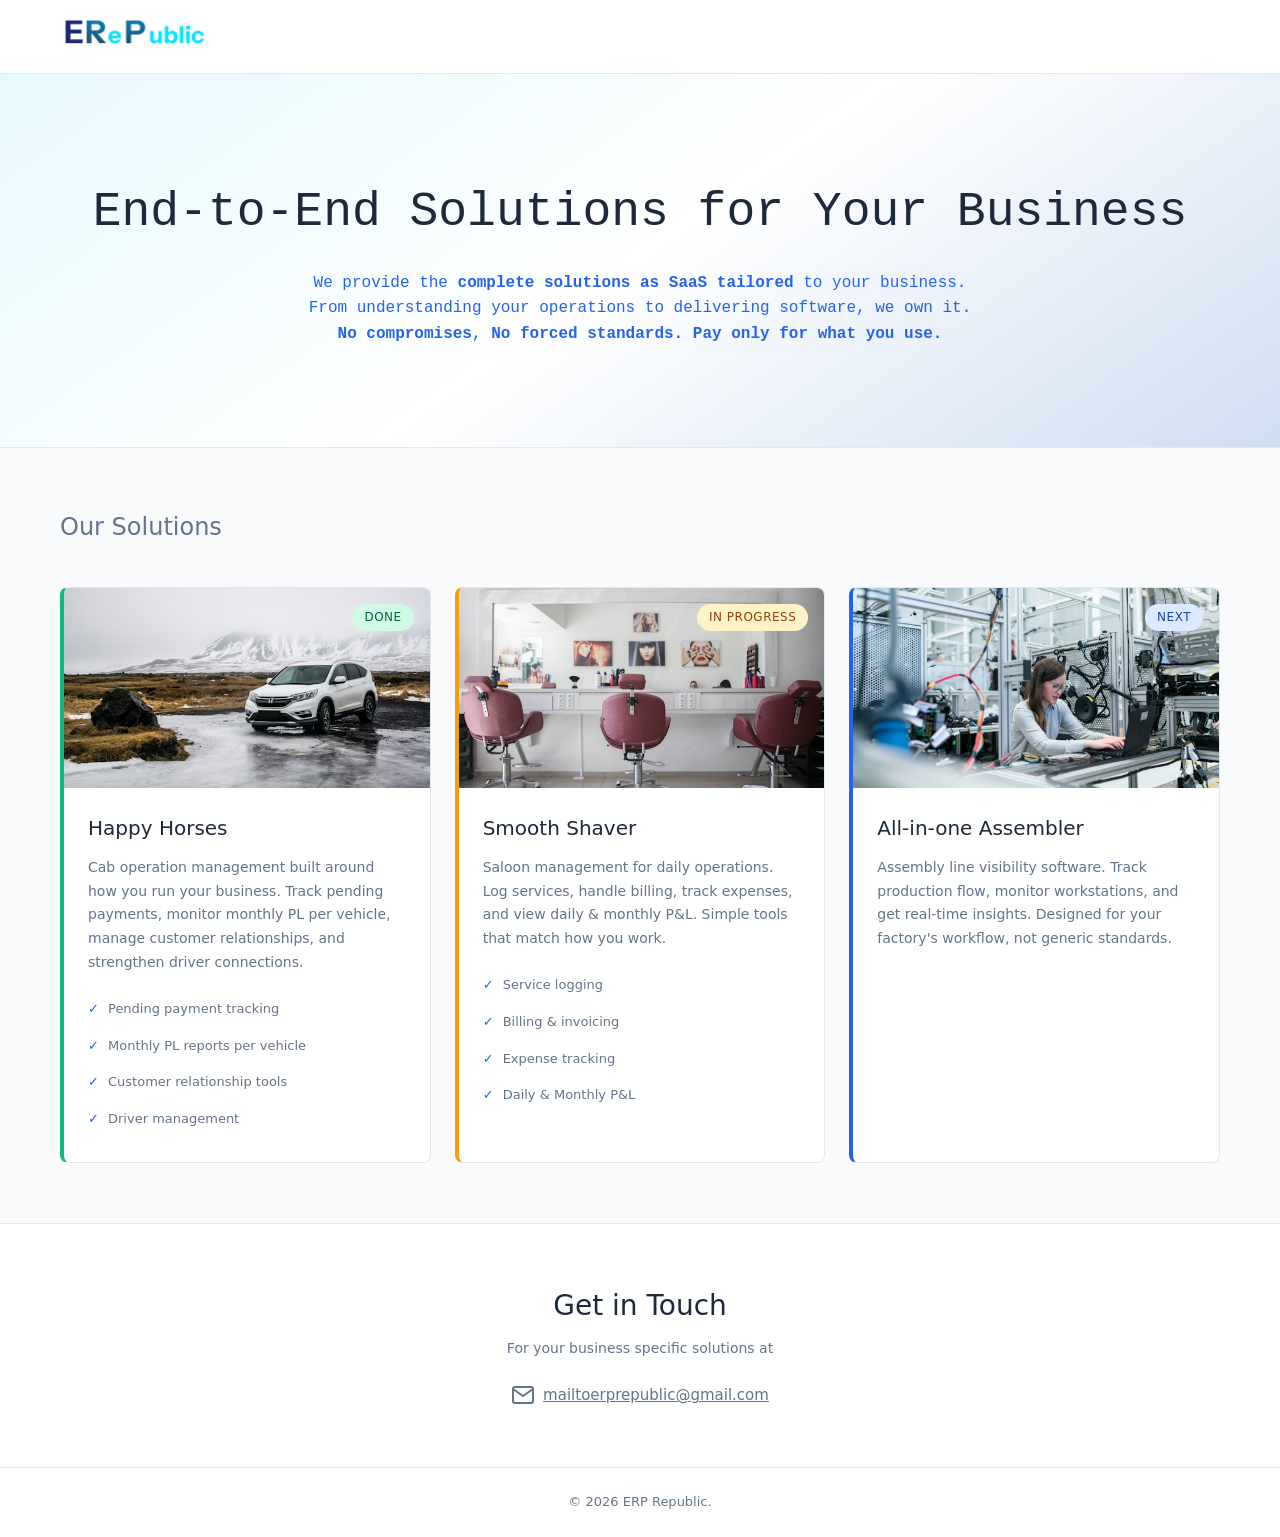
<file: index.html>
<!doctype html>
<html lang="en">
    <head>
        <meta charset="UTF-8" />
        <meta name="viewport" content="width=device-width, initial-scale=1.0" />
        <meta name="robots" content="noindex, follow">
        <title>Custom Solutions for Your Business</title>
        <link rel="stylesheet" href="styles.css" />
    </head>
    <body>
        <nav class="nav">
            <div class="container">
                <span class="logo"><img src="./images/logo-bg.png" width="150" alt="ERP Republic"></ERP></span>
            </div>
        </nav>

        <header class="hero">
            <div class="container">
                <h1>End-to-End Solutions for Your Business</h1>
                <p>
                    We provide the <b>complete solutions as SaaS tailored</b> to
                    your business. From understanding your operations to
                    delivering software, we own it.<br> <b>No compromises</b>, <b>No forced
                    standards. Pay only for what you use.</b>
                </p>
            </div>
        </header>

        <section class="projects">
            <div class="container">
                <h2>Our Solutions</h2>
                <div class="grid">
                    <div class="card done">
                        <div class="card-image">
                            <img
                                src="images/cab.jpg"
                                alt="Happy Horses - Cab Operation Management"
                                loading="lazy"
                            />
                        </div>
                        <div class="card-content">
                            <span class="status">Done</span>
                            <h3>Happy Horses</h3>
                            <p>
                                Cab operation management built around how you
                                run your business. Track pending payments,
                                monitor monthly PL per vehicle, manage customer
                                relationships, and strengthen driver
                                connections.
                            </p>
                            <ul class="features">
                                <li>Pending payment tracking</li>
                                <li>Monthly PL reports per vehicle</li>
                                <li>Customer relationship tools</li>
                                <li>Driver management</li>
                            </ul>
                        </div>
                    </div>

                    <div class="card progress">
                        <div class="card-image">
                            <img
                                src="images/salon.jpg"
                                alt="Smooth Shaver - Saloon Management"
                                loading="lazy"
                            />
                        </div>
                        <div class="card-content">
                            <span class="status">In Progress</span>
                            <h3>Smooth Shaver</h3>
                            <p>
                                Saloon management for daily operations. Log
                                services, handle billing, track expenses, and
                                view daily & monthly P&L. Simple tools that
                                match how you work.
                            </p>
                            <ul class="features">
                                <li>Service logging</li>
                                <li>Billing & invoicing</li>
                                <li>Expense tracking</li>
                                <li>Daily & Monthly P&L</li>
                            </ul>
                        </div>
                    </div>

                    <div class="card next">
                        <div class="card-image">
                            <img
                                src="images/assembly.jpg"
                                alt="All-in-one Assembler - Industry Operations"
                                loading="lazy"
                            />
                        </div>
                        <div class="card-content">
                            <span class="status">Next</span>
                            <h3>All-in-one Assembler</h3>
                            <p>
                                Assembly line visibility software. Track
                                production flow, monitor workstations, and get
                                real-time insights. Designed for your factory's
                                workflow, not generic standards.
                            </p>
                        </div>
                    </div>
                </div>
            </div>
        </section>

        <section class="contact">
            <div class="container">
                <h2>Get in Touch</h2>
                <p class="contact-subtext">
                    For your business specific solutions at
                </p>
                <div class="email-contact">
                    <a
                        href="mailto:mailtoerprepublic@gmail.com"
                        class="social-link"
                        aria-label="Email"
                    >
                        <svg
                            xmlns="http://www.w3.org/2000/svg"
                            width="24"
                            height="24"
                            viewBox="0 0 24 24"
                            fill="none"
                            stroke="currentColor"
                            stroke-width="2"
                            stroke-linecap="round"
                            stroke-linejoin="round"
                        >
                            <path
                                d="M4 4h16c1.1 0 2 .9 2 2v12c0 1.1-.9 2-2 2H4c-1.1 0-2-.9-2-2V6c0-1.1.9-2 2-2"
                            ></path>
                            <polyline points="22,6 12,13 2,6"></polyline>
                        </svg>
                        <span class="email-address"
                            >mailtoerprepublic@gmail.com</span
                        >
                    </a>
                </div>
            </div>
        </section>

        <footer class="footer">
            <div class="container">
                <p>© 2026 ERP Republic.</p>
            </div>
        </footer>
    </body>
</html>
</file>
<file: styles.css>
* {
    margin: 0;
    padding: 0;
    box-sizing: border-box;
}

:root {
    --primary: #2563eb;
    --surface: #ffffff;
    --bg: #f8fafc;
    --text: #1e293b;
    --text-muted: #64748b;
    --border: #e2e8f0;
    --teal: #0d9488;
    --blue: #3b82f6;
    --sky-blue-gradient: #7ff2ff26;
}

body {
    font-family: system-ui, sans-serif;
    color: var(--text);
    line-height: 1.6;
    background: var(--bg);
}

.container {
    max-width: 1200px;
    margin: 0 auto;
    padding: 0 20px;
}

.nav {
    background: var(--surface);
    border-bottom: 1px solid var(--border);
    padding: 16px 0;
}

.logo {
    font-weight: 600;
    font-size: 15px;
    color: var(--teal);
    letter-spacing: 0.5px;
}

.hero {
    background: linear-gradient(
        145deg,
        var(--sky-blue-gradient) 0%,
        #ffffff 50%,
        #cfdef1 100%
    );
    padding: 100px 0;
    text-align: center;
    border-bottom: 1px solid var(--border);
    font-family: monospace;
}

.hero h1 {
    font-size: clamp(24px, 5vw, 48px);
    font-weight: 300;
    margin-bottom: 20px;
    color: var(--text);
}

.hero p {
    color: var(--primary);
    margin: 0 auto;
    font-size: 16px;
    max-width: 700px;
}

.projects {
    padding: 60px 0;
}

.projects h2 {
    font-weight: 300;
    font-size: 24px;
    margin-bottom: 40px;
    color: var(--text-muted);
}

.grid {
    display: grid;
    grid-template-columns: repeat(auto-fit, minmax(300px, 1fr));
    gap: 24px;
}

.card {
    background: var(--surface);
    border: 1px solid var(--border);
    border-radius: 8px;
    position: relative;
    overflow: hidden;
}

.card-image {
    width: 100%;
    height: 200px;
    overflow: hidden;
}

.card-image img {
    width: 100%;
    height: 100%;
    object-fit: cover;
}

.card-content {
    padding: 24px;
}

.card.done {
    border-left: 4px solid #10b981;
}

.card.progress {
    border-left: 4px solid #f59e0b;
}

.card.next {
    border-left: 4px solid var(--primary);
}

.status {
    position: absolute;
    top: 16px;
    right: 16px;
    padding: 4px 12px;
    border-radius: 20px;
    font-size: 12px;
    font-weight: 500;
    text-transform: uppercase;
    letter-spacing: 0.5px;
    z-index: 2;
}

.done .status {
    background: #d1fae5;
    color: #065f46;
}

.progress .status {
    background: #fef3c7;
    color: #92400e;
}

.next .status {
    background: #dbeafe;
    color: #1e40af;
}

.card-content h3 {
    font-size: 20px;
    font-weight: 500;
    margin-bottom: 12px;
}

.card-content p {
    color: var(--text-muted);
    font-size: 14px;
    line-height: 1.7;
    margin-bottom: 16px;
}

.features {
    list-style: none;
    padding: 0;
}

.features li {
    padding: 8px 0;
    padding-left: 20px;
    position: relative;
    color: var(--text-muted);
    font-size: 13px;
}

.features li:before {
    content: "✓";
    position: absolute;
    left: 0;
    color: var(--primary);
    font-weight: 500;
}

.contact {
    background: var(--surface);
    padding: 60px 0;
    border-top: 1px solid var(--border);
    text-align: center;
}

.contact h2 {
    font-weight: 300;
    font-size: 28px;
    margin-bottom: 8px;
    color: var(--text);
}

.contact-subtext {
    color: var(--text-muted);
    margin-bottom: 24px;
    font-size: 14px;
}

.email-contact {
    display: flex;
    justify-content: center;
}

.social-link {
    color: var(--text-muted);
    transition: color 0.2s;
    display: flex;
    align-items: center;
    gap: 8px;
}

.social-link:hover {
    color: var(--primary);
}

.social-link:hover .email-address {
    color: var(--primary);
}

.email-address {
    color: var(--text-muted);
    font-size: 15px;
    font-weight: 500;
}

.footer {
    background: var(--surface);
    border-top: 1px solid var(--border);
    padding: 24px 0;
    text-align: center;
}

.footer p {
    color: var(--text-muted);
    font-size: 13px;
}

@media (max-width: 768px) {
    .hero {
        padding: 60px 0;
    }

    .hero h1 {
        font-size: 28px;
    }

    .projects {
        padding: 40px 0;
    }

    .contact {
        padding: 40px 0;
    }

    .contact h2 {
        font-size: 24px;
    }

    .grid {
        grid-template-columns: 1fr;
    }

    .card-content h3 {
        font-size: 18px;
    }

    .card-image {
        height: 180px;
    }
}
</file>
